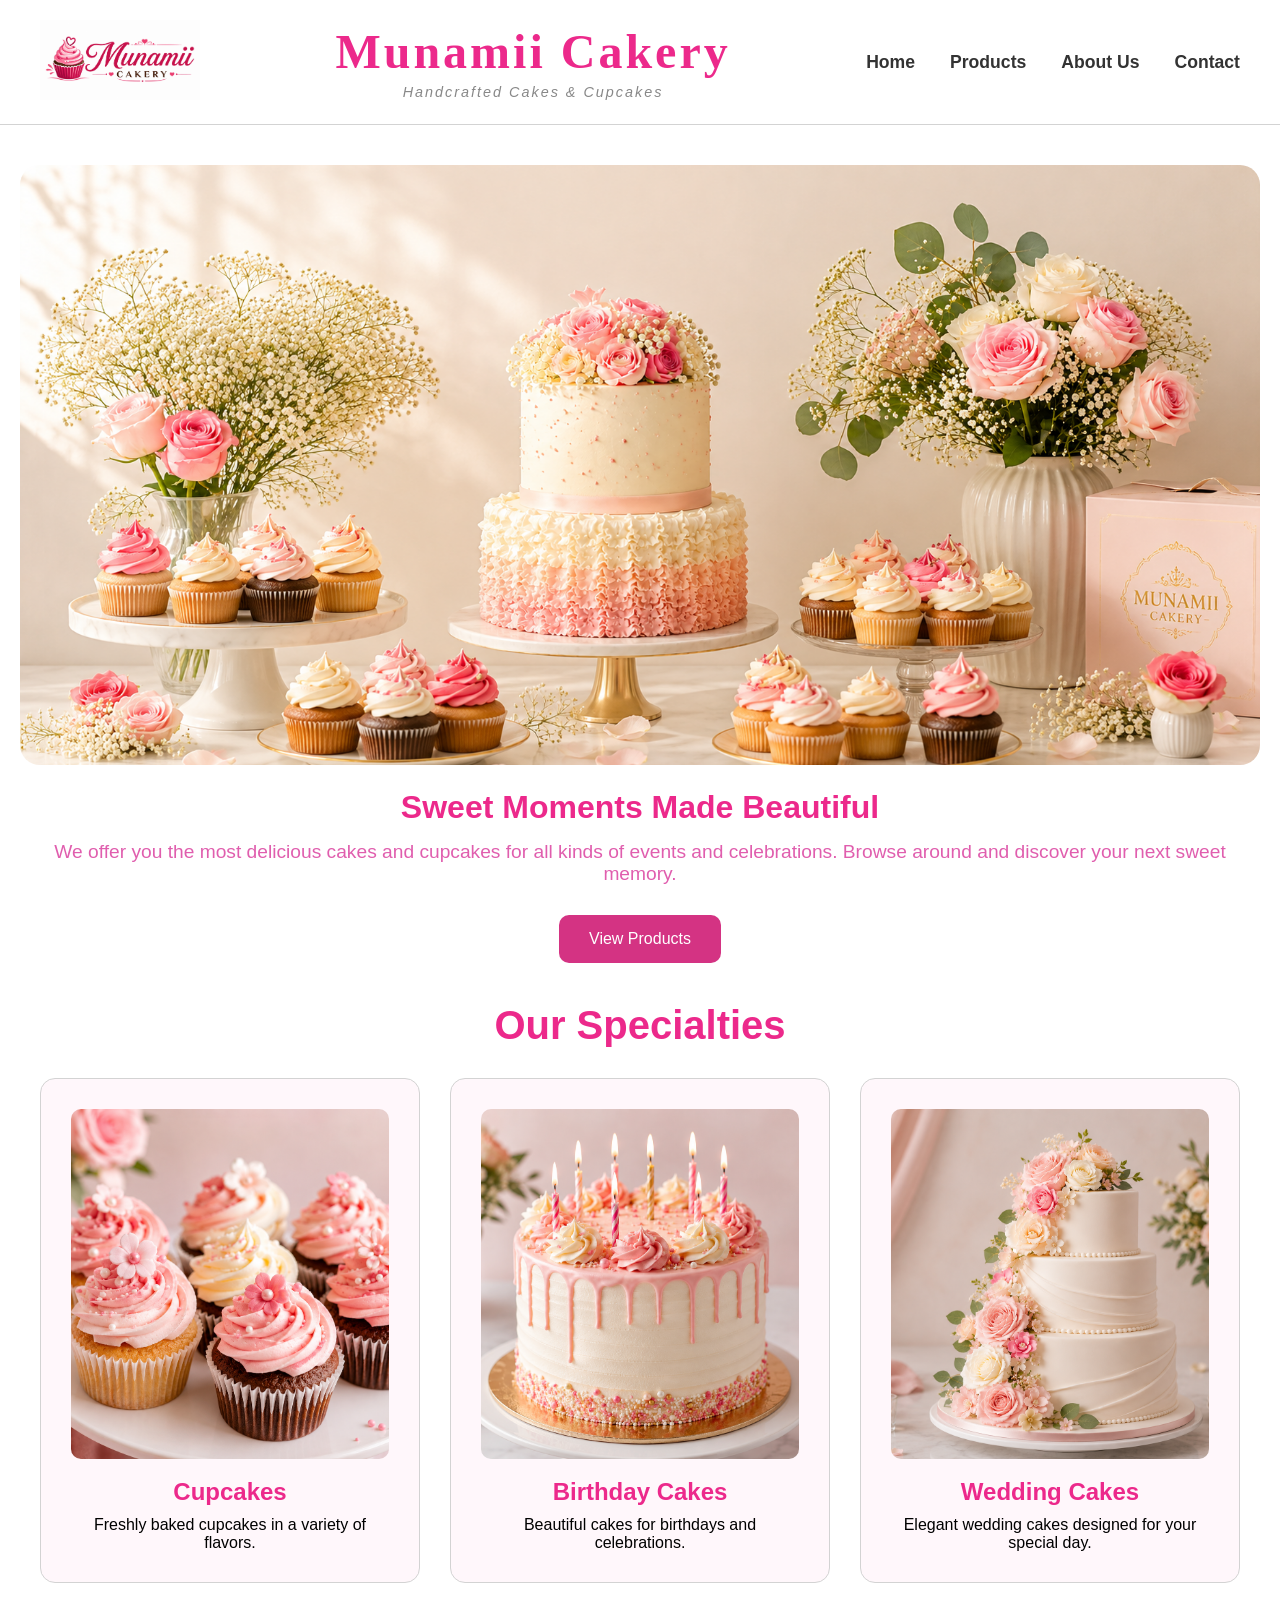
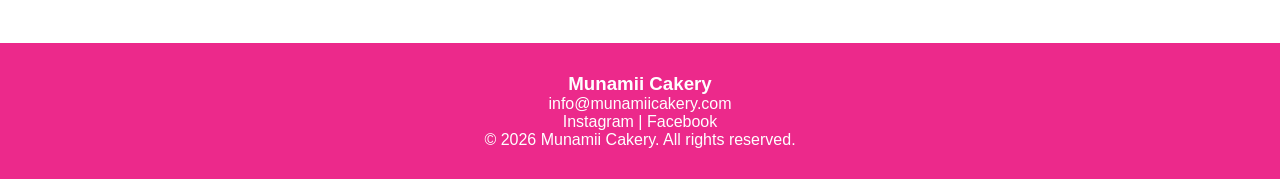
<file: index.html>
<!DOCTYPE html>
<html lang="en">
<head>
    <meta charset="UTF-8">
    <meta name="viewport" content="width=device-width, initial-scale=1.0">
    <title>Munamii Cakery</title>

    <link rel="stylesheet" href="style.css">

</head>
<body>
    <header>
        <div class="logo">
            <img src="images/logo.png" alt="Munamii Cakery Logo">
        </div>



        <div class="brand">

            <h1 class="site-title">Munamii Cakery</h1>

            <p class="tagline">
                Handcrafted Cakes & Cupcakes
            </p>

        </div>

        <nav>
            <ul>
                <li><a href="index.html">Home</a></li>
                <li><a href="products.html">Products</a></li>
                <li><a href="about.html">About Us</a></li>
                <li><a href="contact.html">Contact</a></li>
            </ul>
        </nav>
    </header>

    <section class="hero">

        <div class="hero-image">
            <img src="images/hero-cake.png" alt="Wedding cake and cupcakes">
        </div>

        <div class="hero-content">

            <h2>Sweet Moments Made Beautiful</h2>

        <p>
            We offer you the most delicious cakes and cupcakes
            for all kinds of events and celebrations.
            Browse around and discover your next sweet memory.
        </p>

        <a href="products.html" class="btn">
            View Products
        </a>

        </div>

    </section>

    <section class="featured-products">

        <h2>Our Specialties</h2>

        <div class="product-container">

            <div class="product-card">
                <a href="images/cupcake.png" target="_blank">

                    <img src="images/cupcake.png" alt="Cupcakes">

                </a>
                <h3>Cupcakes</h3>
                <p>Freshly baked cupcakes in a variety of flavors.</p>
            </div>

            <div class="product-card">
                <a href="images/birthdaycake.png" target="_blank">
                    <img src="images/birthdaycake.png" alt="Birthday Cakes">
                </a>
                <h3>Birthday Cakes</h3>
                <p>Beautiful cakes for birthdays and celebrations.</p>
            </div>

            <div class="product-card">
                <a href="images/weddingcake.png" target="_blank">
                    <img src="images/weddingcake.png" alt="Wedding Cakes">
                </a>
                <h3>Wedding Cakes</h3>
                <p>Elegant wedding cakes designed for your special day.</p>
            </div>

        </div>

    </section>

    <footer>

        <h3>Munamii Cakery</h3>

        <p>
            <a href="mailto:info@munamiicakery.com">
                info@munamiicakery.com
            </a>
        </p>

        <p>
            <a href="https://www.instagram.com" target="_blank">
                Instagram
            </a>

            |

            <a href="https://www.facebook.com" target="_blank">
                Facebook
            </a>
        </p>

        <p>© 2026 Munamii Cakery. All rights reserved.</p>

    </footer>

    
</body>
</html>
</file>
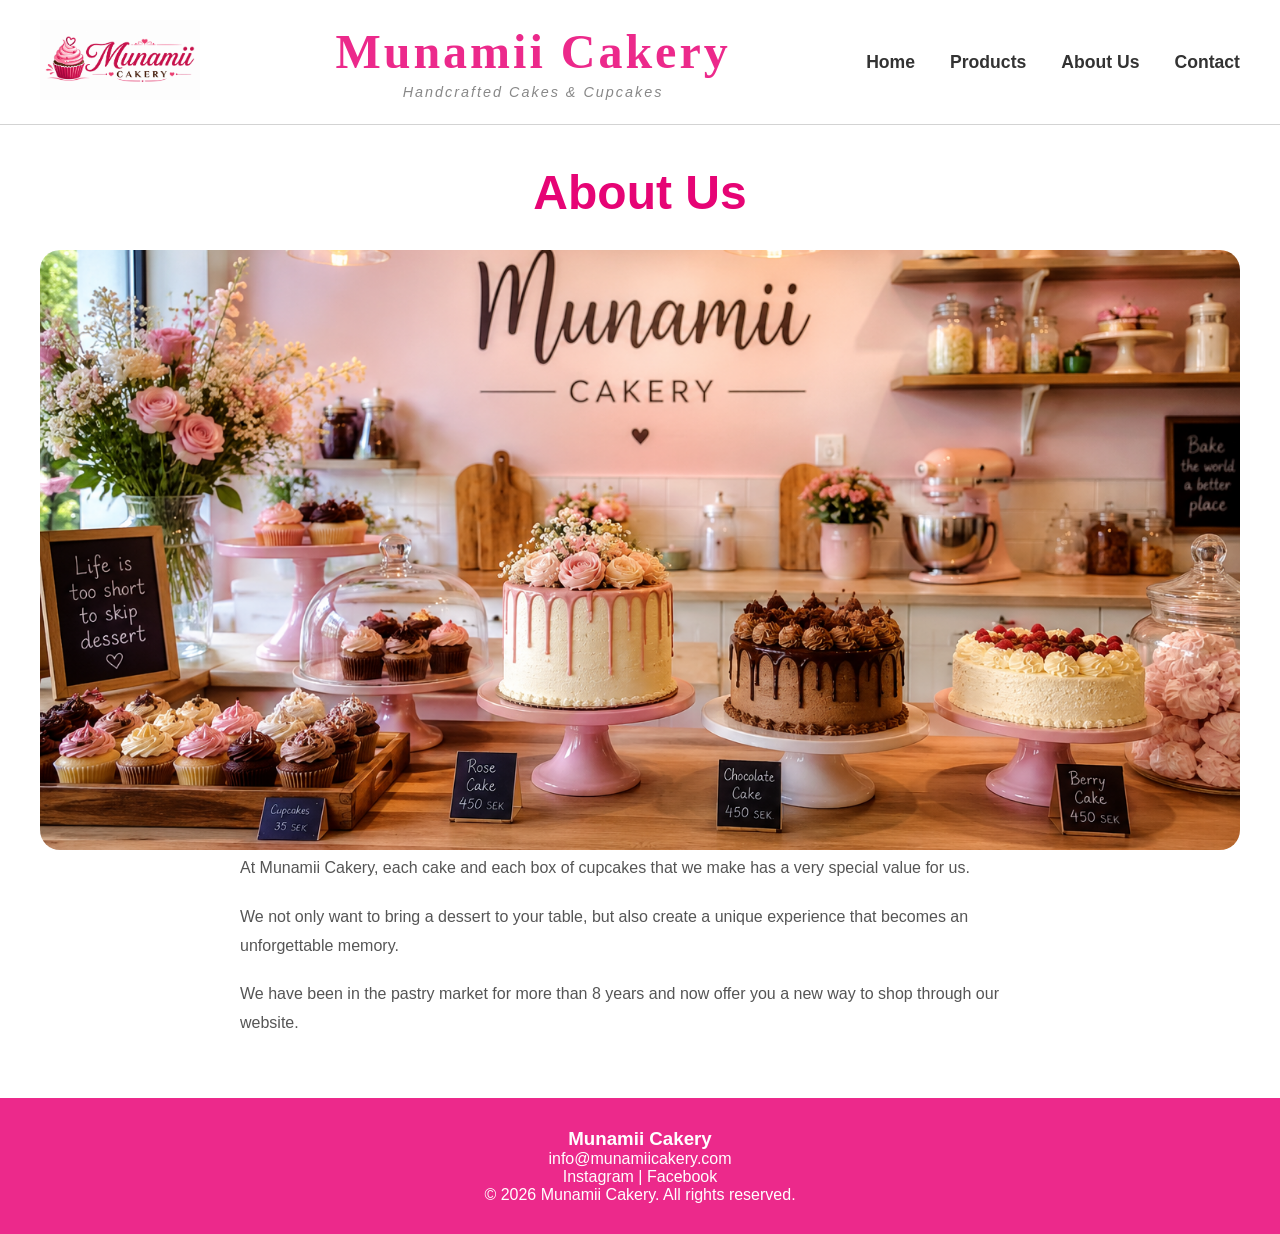
<file: about.html>
<!DOCTYPE html>
<html lang="en">
<head>
    <meta charset="UTF-8">
    <meta name="viewport" content="width=device-width, initial-scale=1.0">
    <title>About Us</title>

    <link rel="stylesheet" href="style.css">

</head>
<body>
     <header>
        <div class="logo">
            <img src="images/logo.png" alt="Munamii Cakery Logo">
        </div>



        <div class="brand">

            <h1 class="site-title">Munamii Cakery</h1>

            <p class="tagline">
                Handcrafted Cakes & Cupcakes
            </p>

        </div>

        <nav>
            <ul>
                <li><a href="index.html">Home</a></li>
                <li><a href="products.html">Products</a></li>
                <li><a href="about.html">About Us</a></li>
                <li><a href="contact.html">Contact</a></li>
            </ul>
        </nav>
    </header>

    <main>
        <section class="about-page">
            <h1>About Us</h1>
            <img src="images/munamii-cakery-aboutUs.png" alt="Munamii Cakery Photo">
            
            <p>
                At Munamii Cakery, each cake and each box of cupcakes
                that we make has a very special value for us.
            </p>

            <p>
                We not only want to bring a dessert to your table,
                but also create a unique experience that becomes
                an unforgettable memory.
            </p>

                
            <p>
                We have been in the pastry market for more than
                8 years and now offer you a new way to shop
                through our website.
            </p>

            
        </section>
    </main>




    <footer>

        <h3>Munamii Cakery</h3>

        <p>
            <a href="mailto:info@munamiicakery.com">
                info@munamiicakery.com
            </a>
        </p>

        <p>
            <a href="https://www.instagram.com" target="_blank">
                Instagram
            </a>

            |

            <a href="https://www.facebook.com" target="_blank">
                Facebook
            </a>
        </p>

        <p>© 2026 Munamii Cakery. All rights reserved.</p>

    </footer>
    
</body>
</html>
</file>
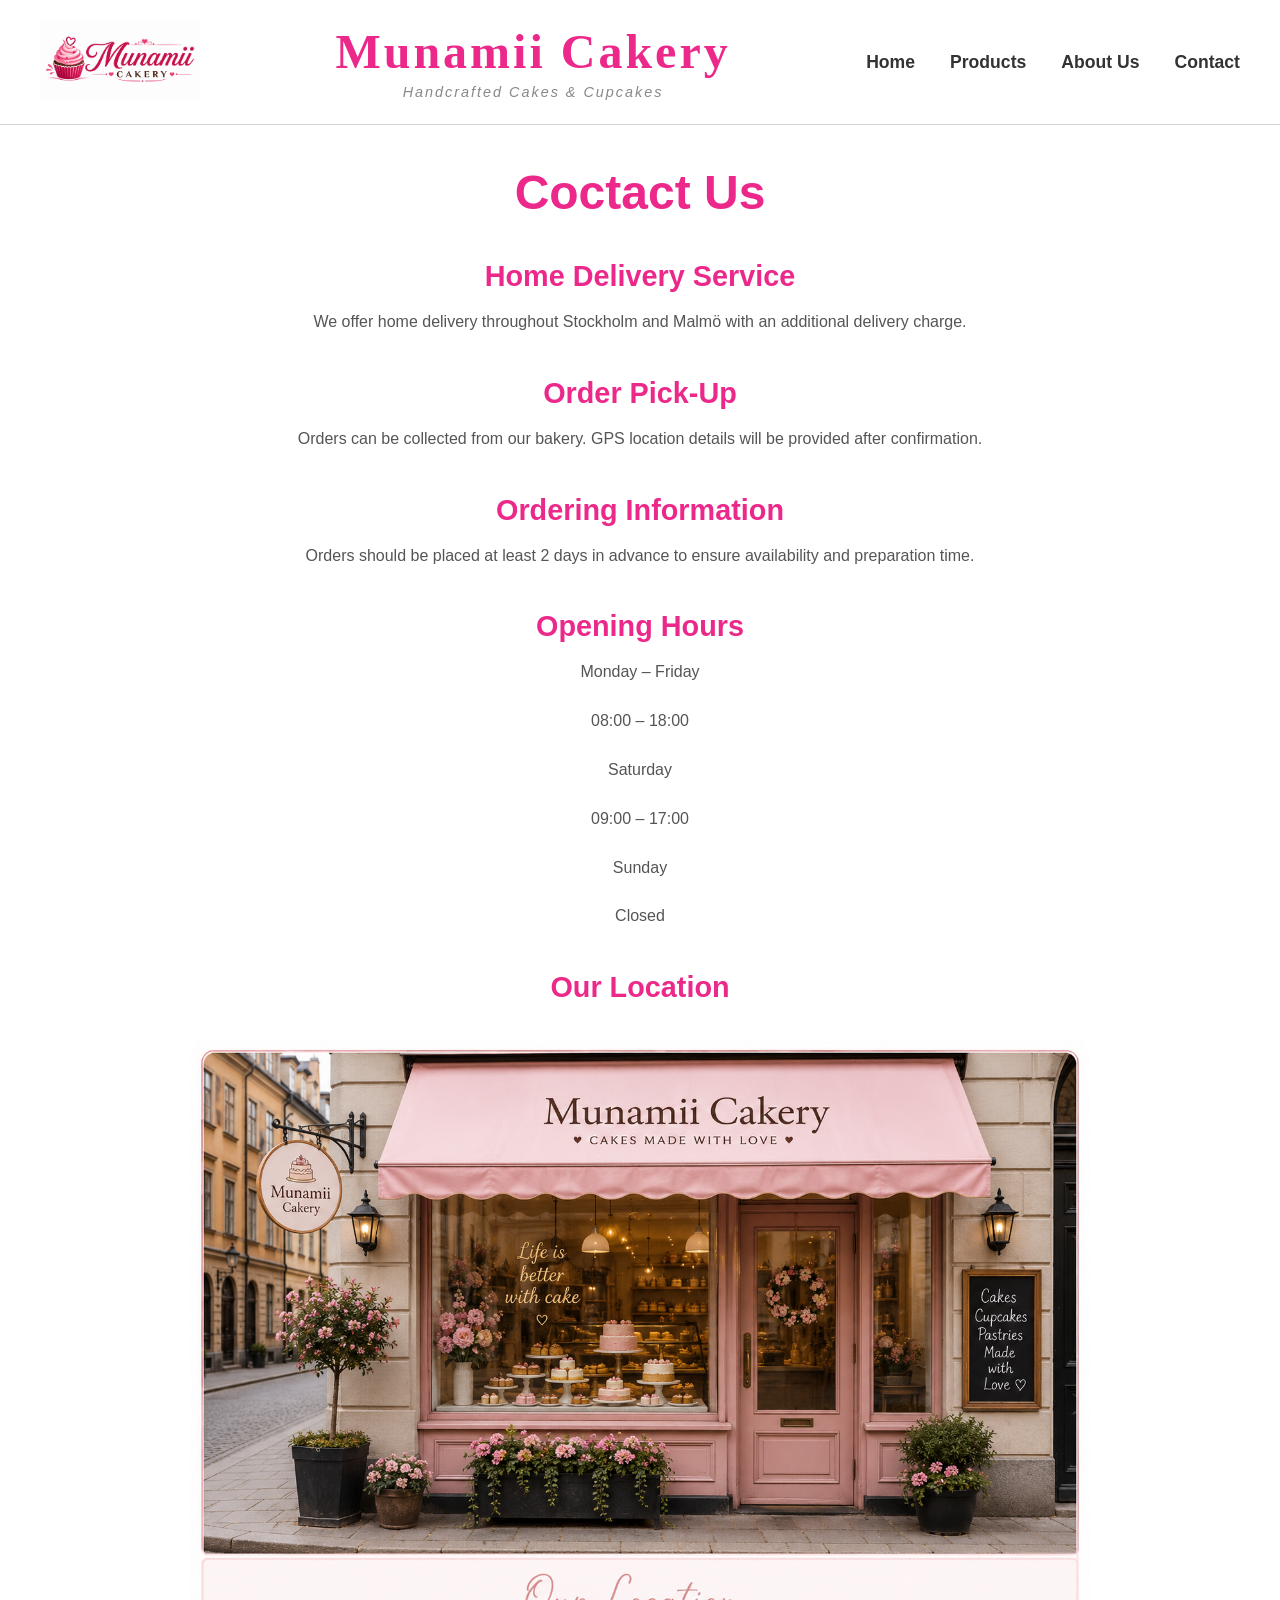
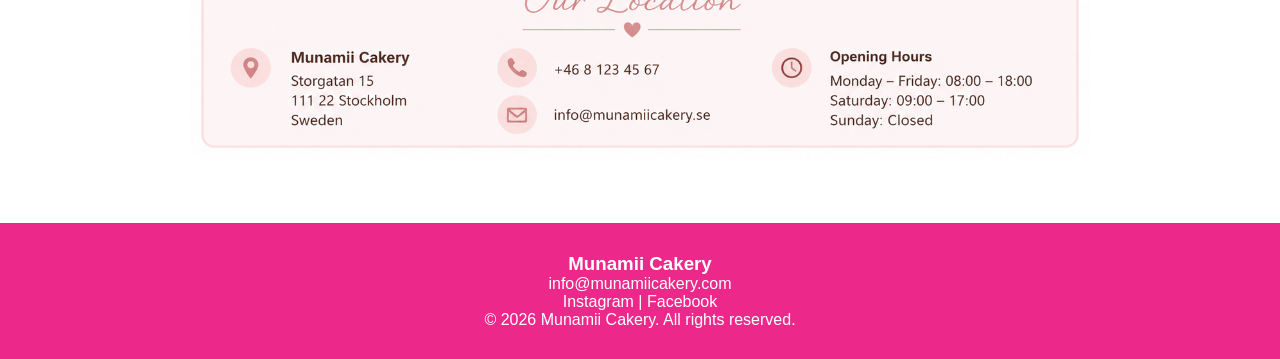
<file: contact.html>
<!DOCTYPE html>
<html lang="en">
<head>
    <meta charset="UTF-8">
    <meta name="viewport" content="width=device-width, initial-scale=1.0">
    <title>Contact Us</title>

    <link rel="stylesheet" href="style.css">

</head>
<body>
    <header>
        <div class="logo">
            <img src="images/logo.png" alt="Munamii Cakery Logo">
        </div>



        <div class="brand">

            <h1 class="site-title">Munamii Cakery</h1>

            <p class="tagline">
                Handcrafted Cakes & Cupcakes
            </p>

        </div>

        <nav>
            <ul>
                <li><a href="index.html">Home</a></li>
                <li><a href="products.html">Products</a></li>
                <li><a href="about.html">About Us</a></li>
                <li><a href="contact.html">Contact</a></li>
            </ul>
        </nav>
    </header>

    <main>
        <section class="contact-page">
            <h1>Coctact Us</h1>

            <div class="contaxt-info">
                <h2>Home Delivery Service</h2>

                <p>
                    We offer home delivery throughout Stockholm and Malmö
                    with an additional delivery charge.
                </p>

                <h2>Order Pick-Up</h2>

                <p>
                    Orders can be collected from our bakery.
                    GPS location details will be provided after confirmation.
                </p>

                <h2>Ordering Information</h2>

                <p>
                    Orders should be placed at least 2 days in advance
                    to ensure availability and preparation time.
                </p>

                <h2>Opening Hours</h2>

                <p>
                    Monday – Friday
                </p>

                <p>
                    08:00  – 18:00
                </p>

                <p>
                    Saturday
                </p>

                <p>
                    09:00  – 17:00
                </p>

                <p>
                    Sunday
                </p>
                <p>
                    Closed
                </p>

            </div>

            <h2>Our Location</h2>

            <img src="images/munamii-shop.png"
                alt="Munamii Cakery Storefront">

            
            
        </section>
    </main>




    <footer>

        <h3>Munamii Cakery</h3>

        <p>
            <a href="mailto:info@munamiicakery.com">
                info@munamiicakery.com
            </a>
        </p>

        <p>
            <a href="https://www.instagram.com" target="_blank">
                Instagram
            </a>

            |

            <a href="https://www.facebook.com" target="_blank">
                Facebook
            </a>
        </p>

        <p>© 2026 Munamii Cakery. All rights reserved.</p>

    </footer>
    
</body>
</html>
</file>
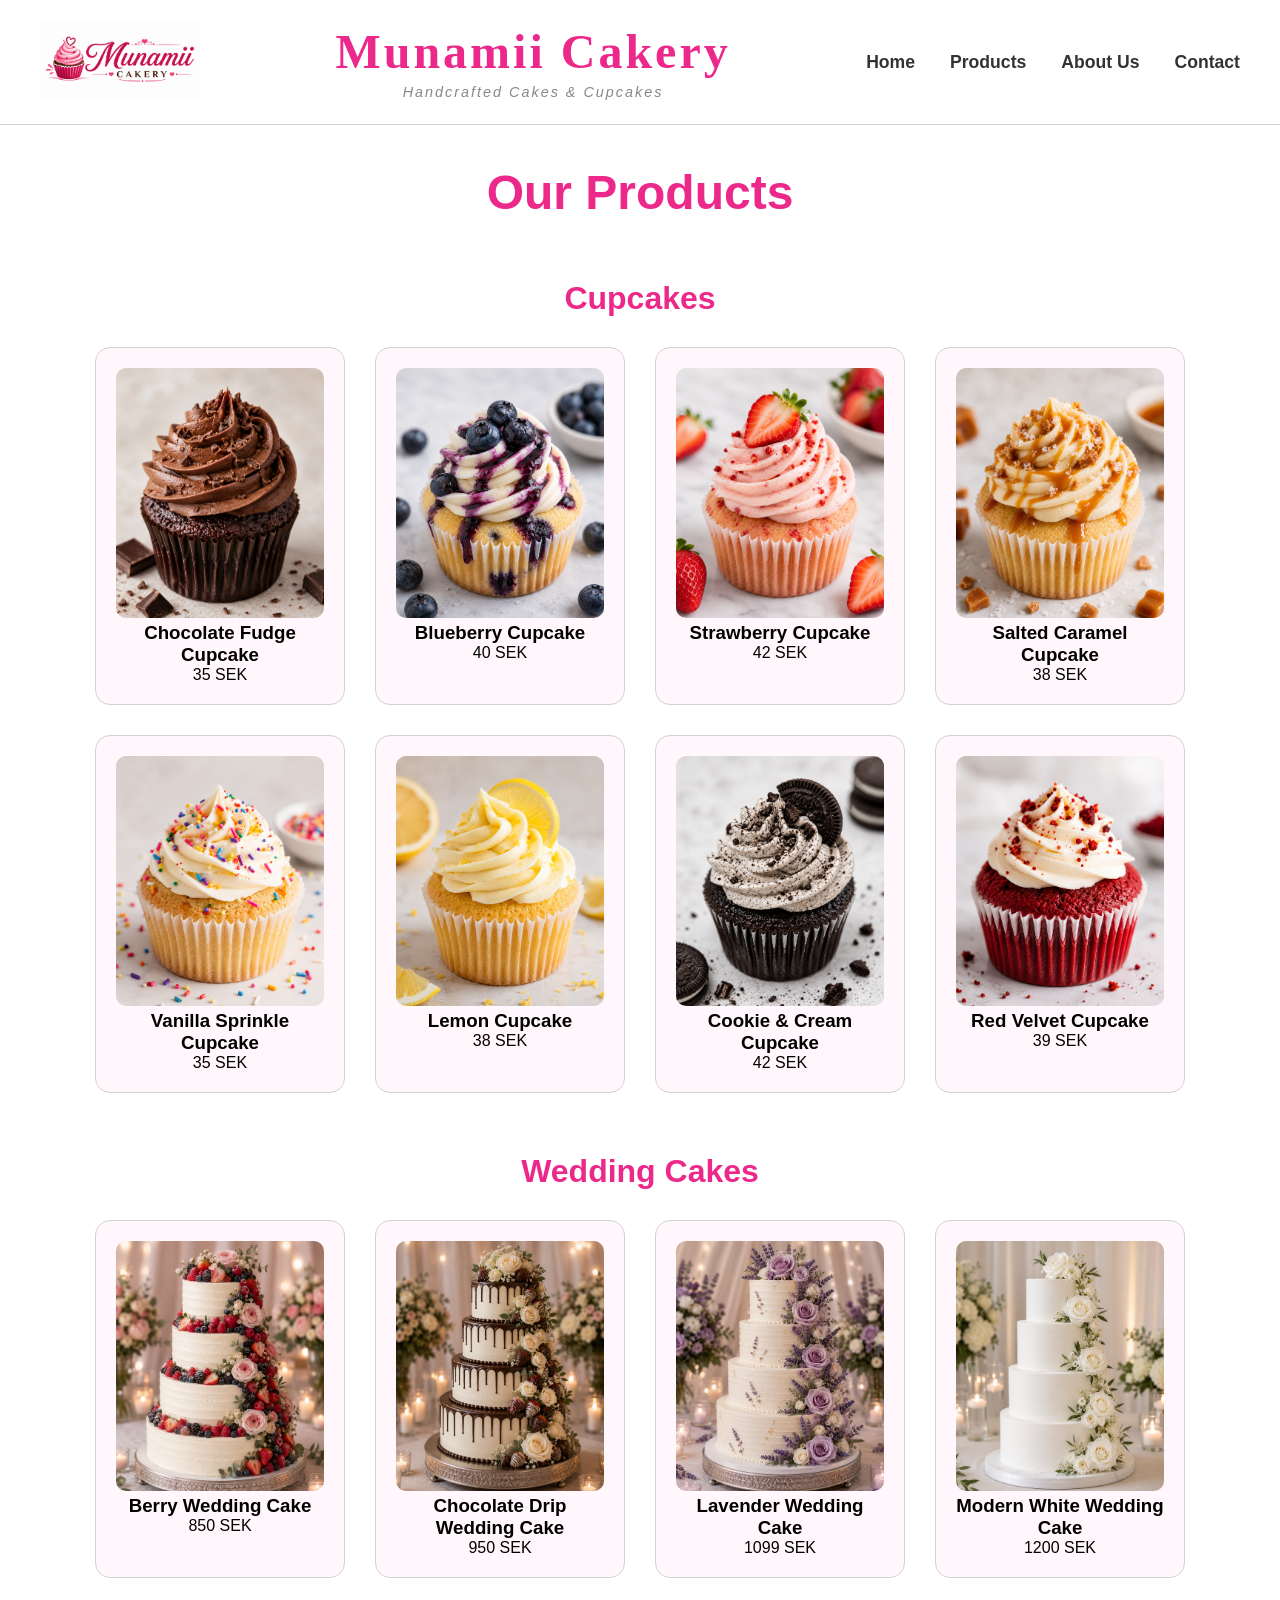
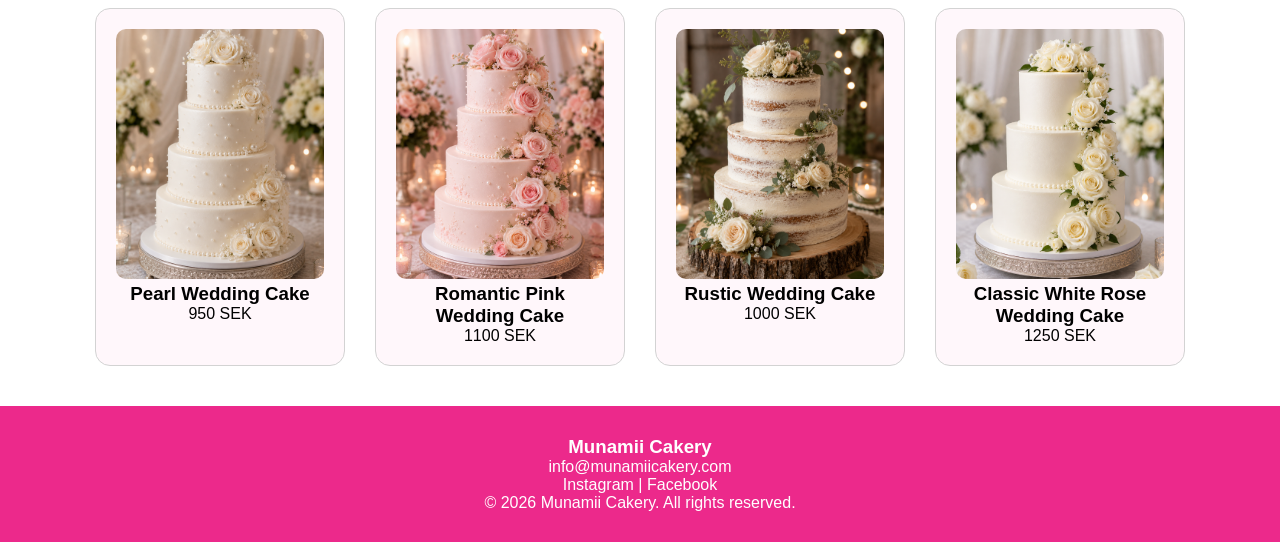
<file: products.html>
<!DOCTYPE html>
<html lang="en">
<head>
    <meta charset="UTF-8">
    <meta name="viewport" content="width=device-width, initial-scale=1.0">
    <title>Products</title>

    <link rel="stylesheet" href="style.css">

</head>
<body>
    <header>
        <div class="logo">
            <img src="images/logo.png" alt="Munamii Cakery Logo">
        </div>



        <div class="brand">

            <h1 class="site-title">Munamii Cakery</h1>

            <p class="tagline">
                Handcrafted Cakes & Cupcakes
            </p>

        </div>

        <nav>
            <ul>
                <li><a href="index.html">Home</a></li>
                <li><a href="products.html">Products</a></li>
                <li><a href="about.html">About Us</a></li>
                <li><a href="contact.html">Contact</a></li>
            </ul>
        </nav>
    </header>


    <main>

        <section class="products-page">

            <h1>Our Products</h1>

            <h2>Cupcakes</h2>

            <div class="product-container">
                <div class="product-item">

                    <a href="images/chocolate-fudge-cupcake.png" target="_blank">
                        <img src="images/chocolate-fudge-cupcake.png" alt="Chocolate Fudge Cupcake">
                    </a>
                    <h3>Chocolate Fudge Cupcake</h3>
                    <p>35 SEK</p>

                </div>

                <div class="product-item">
                    <a href="images/blueberry-cupcake.png" target="_blank">
                        <img src="images/blueberry-cupcake.png" alt="Blueberry Cupcake">
                    </a>                  
                    <h3>Blueberry Cupcake</h3>
                    <p>40 SEK</p>

                </div>

                <div class="product-item">
                    <a href="images/strawberry-cupcake.png" target="_blank">
                        <img src="images/strawberry-cupcake.png" alt="Strawberry Cupcake">
                    </a>
                    <h3>Strawberry Cupcake</h3>
                    <p>42 SEK</p>

                </div>

                <div class="product-item">
                    <a href="images/salted-caramel-cupcake.png" target="_blank">
                        <img src="images/salted-caramel-cupcake.png" alt="Salted Caramel Cupcake">
                    </a>
                    <h3>Salted Caramel Cupcake</h3>
                    <p>38 SEK</p>

                </div>


                <div class="product-item">
                    <a href="images/vanilla-sprinkle-cupcake.png" target="_blank">
                        <img src="images/vanilla-sprinkle-cupcake.png" alt="Vanilla Sprinkle Cupcake">
                    </a>
                    <h3>Vanilla Sprinkle Cupcake</h3>
                    <p>35 SEK</p>

                </div>

                <div class="product-item">
                    <a href="images/lemon-cupcake.png" target="_blank">
                        <img src="images/lemon-cupcake.png" alt="Lemon Cupcake">
                    </a>
                    <h3>Lemon Cupcake</h3>
                    <p>38 SEK</p>

                </div>

                <div class="product-item">
                    <a href="images/cookie-and-cream-cupcake.png" target="_blank">
                        <img src="images/cookie-and-cream-cupcake.png" alt="Cookie & Cream Cupcake">
                    </a>
                    <h3>Cookie & Cream Cupcake</h3>
                    <p>42 SEK</p>

                </div>

                <div class="product-item">
                    <a href="images/redvelvet-cupcake.png" target="_blank">
                        <img src="images/redvelvet-cupcake.png" alt="Red Velvet Cupcake">
                    </a>
                    <h3>Red Velvet Cupcake</h3>
                    <p>39 SEK</p>

                </div>



            </div>



            <h2>Wedding Cakes</h2>

            <div class="product-container">
                <div class="product-item">
                    <a href="images/berry.png" target="_blank">
                        <img src="images/berry.png" alt="Berry Wedding Cake">
                    </a>                   
                    <h3>Berry Wedding Cake</h3>
                    <p>850 SEK</p>
                </div>

                <div class="product-item">
                    <a href="images/chocolate-drip.png" target="_blank">
                        <img src="images/chocolate-drip.png" alt="Chocolate Drip Wedding Cake">
                    </a>                
                    <h3>Chocolate Drip Wedding Cake</h3>
                    <p>950 SEK</p>
                </div>

                <div class="product-item">
                    <a href="images/lavender.png" target="_blank">
                        <img src="images/lavender.png" alt="Lavender Wedding Cake">
                    </a>                   
                    <h3>Lavender Wedding Cake</h3>
                    <p>1099 SEK</p>
                </div>

                <div class="product-item">
                    <a href="images/modern-white.png" target="_blank">
                        <img src="images/modern-white.png" alt="Modern White Wedding Cake">
                    </a>                  
                    <h3>Modern White Wedding Cake</h3>
                    <p>1200 SEK</p>
                </div>

                <div class="product-item">
                    <a href="images/pearl.png" target="_blank">
                        <img src="images/pearl.png" alt="Pearl Wedding Cake">
                    </a>                  
                    <h3>Pearl Wedding Cake</h3>
                    <p>950 SEK</p>
                </div>

                <div class="product-item">
                    <a href="images/romantic-pink.png" target="_blank">
                        <img src="images/romantic-pink.png" alt="Romantic Pink Wedding Cake">
                    </a>                  
                    <h3>Romantic Pink Wedding Cake</h3>
                    <p>1100 SEK</p>
                </div>

                <div class="product-item">
                    <a href="images/rustic.png" target="_blank">
                        <img src="images/rustic.png" alt="Rustic Wedding Cake">
                    </a>                  
                    <h3>Rustic Wedding Cake</h3>
                    <p>1000 SEK</p>
                </div>

                <div class="product-item">
                    <a href="images/classic-white-rose.png" target="_blank">
                        <img src="images/classic-white-rose.png" alt="Classic White Rose Wedding Cake">
                    </a>                   
                    <h3>Classic White Rose Wedding Cake</h3>
                    <p>1250 SEK</p>
                </div>

            </div>





        </section>

</main>



    <footer>

        <h3>Munamii Cakery</h3>

        <p>
            <a href="mailto:info@munamiicakery.com">
                info@munamiicakery.com
            </a>
        </p>

        <p>
            <a href="https://www.instagram.com" target="_blank">
                Instagram
            </a>

            |

            <a href="https://www.facebook.com" target="_blank">
                Facebook
            </a>
        </p>

        <p>© 2026 Munamii Cakery. All rights reserved.</p>

    </footer>
    
</body>
</html>
</file>
<file: style.css>
* {
    margin: 0;
    padding: 0;
    box-sizing: border-box;
}

body {
    font-family: 'Arial', sans-serif;

}

header {
    background-color:white;
    padding: 20px 40px;
    display: flex;
    justify-content: space-between;
    align-items: center;
    flex-wrap: wrap;
    gap: 20px;  
    border-bottom: 1px solid lightgray;
}

.brand {
    text-align: center;
}

.site-title {
    color: #ec298b;

    font-size: 3rem;

    font-family: Georgia, serif;

    letter-spacing: 3px;

    margin-bottom: 5px;
}



.tagline {
    color: #888;

    font-size: 0.9rem;

    letter-spacing: 2px;

    font-style: italic;
}

.logo img {
    height: 80px;
}

nav ul {
    display: flex;
    list-style: none;
    gap: 35px;
}

nav a {
    text-decoration: none;
    color: #333;
    font-weight: bold;
    font-size: 1.1rem;
}

nav a:hover {
    color: #ec298b;
    text-decoration: underline;
}



.hero {
    text-align: center;

    padding: 40px 20px;

    
    margin: auto;
}


.hero-image img {
    width: 100%;
    height: 600px;

    object-fit: cover;
    object-position: center center;

    border-radius: 20px;
}

.hero-content h2 {
    font-size: 2rem;
    color: #ec298b;

    margin-top: 20px;
    margin-bottom: 15px;
}


.hero-content p {
    font-size: 1.2rem;
    color: #e05eae;
    margin-bottom: 30px;
}

.btn {
    display: inline-block;

    background-color: #d43383;

    color: white;

    text-decoration: none;

    padding: 15px 30px;

    border-radius: 10px;
}

.btn:hover {
    background-color: #e60475;
}

.product-container {
    display: flex;
    gap: 30px;
    justify-content: center;
    flex-wrap: wrap;
}

.product-card {
    border: 1px solid lightgray;
    padding: 30px;
    background-color: #fff7fb;

    flex: 1;
    border-radius: 15px;
    text-align: center;
    transition: 0.2s;
    
}

.product-card:hover {
    transform: translateY(-10px);
     box-shadow: 0 8px 20px rgba(0, 0, 0, 0.15);
}


.featured-products {
    padding: 0 40px 60px;
}

.product-card img {
    width: 100%;
    height: 350px;
    object-fit: cover;
    border-radius: 10px;
}

.product-card h3 {
    color: #ec298b;

    margin-top: 15px;
    margin-bottom: 10px;

    font-size: 1.5rem;
}

.featured-products h2 {
    text-align: center;

    color: #ec298b;

    font-size: 2.5rem;

    margin-bottom: 30px;
}

footer {
    background-color: #ec298b;

    color: white;

    text-align: center;

    padding: 30px;
}


/*products page styling */

.products-page {
    text-align: center;

    padding: 40px;
}

.products-page h1 {
    color: #ec298b;

    font-size: 3rem;

    margin-bottom: 40px;
}


.product-item {
    width: 250px;

    border: 1px solid lightgray;

    padding: 20px;

    background-color: #fff7fb;

    border-radius: 15px;

    text-align: center;

    transition: 0.3s;
}

.product-item img {
    width: 100%;

    height: 250px;

    object-fit: cover;

    border-radius: 10px;
}

.products-page h2 {
    color: #ec298b;

    font-size: 2rem;

    margin-top: 60px;

    margin-bottom: 30px;
}

.product-item:hover {
    transform: translateY(-10px);

    box-shadow: 0 8px 20px rgba(0, 0, 0, 0.15);
    opacity: 0.9;
}


/*About Us Page*/

.about-page{
    text-align: center;
    padding: 40px;
}

.about-page h1{
    color:#e60475;
    font-size: 3rem;
    margin-bottom: 30px;
}

.about-page p{
    text-align: left;   
    max-width: 800px;
    margin: 0 auto 20px;
    line-height: 1.8;
    color: #555;
}
    

.about-page img {
    width: 100%;
    height: 600px;
    object-fit: cover;
    object-position: center center;
    border-radius: 20px;
}

/*Contact Page*/
.contact-page{
    text-align: center;
    padding: 40px;
}

.contact-page h1 {
    color: #ec298b;
    font-size: 3rem;
    margin-bottom: 40px;
}

.contact-page h2 {
    color: #ec298b;

    margin-top: 40px;

    margin-bottom: 15px;

    font-size: 1.8rem;
}

.contact-page p {
    max-width: 800px;

    margin: 0 auto 20px;

    line-height: 1.8;

    color: #555;
}

.contact-info {
    background-color: #fff7fb;

    border-radius: 20px;

    padding: 40px;

    max-width: 1000px;

    margin: auto;
}

.contact-page img {
    width: 100%;

    max-width: 900px;

    border-radius: 20px;

    margin-top: 20px;

    margin-bottom: 20px;
}

footer a {
    color: white;

    text-decoration: none;
}

footer a:hover {
    text-decoration: underline;
}


@media (max-width: 768px) {

    header {
        flex-wrap: wrap;

        justify-content: center;

        gap: 20px;
    }

    nav ul {
        justify-content: center;
    }
}
</file>
